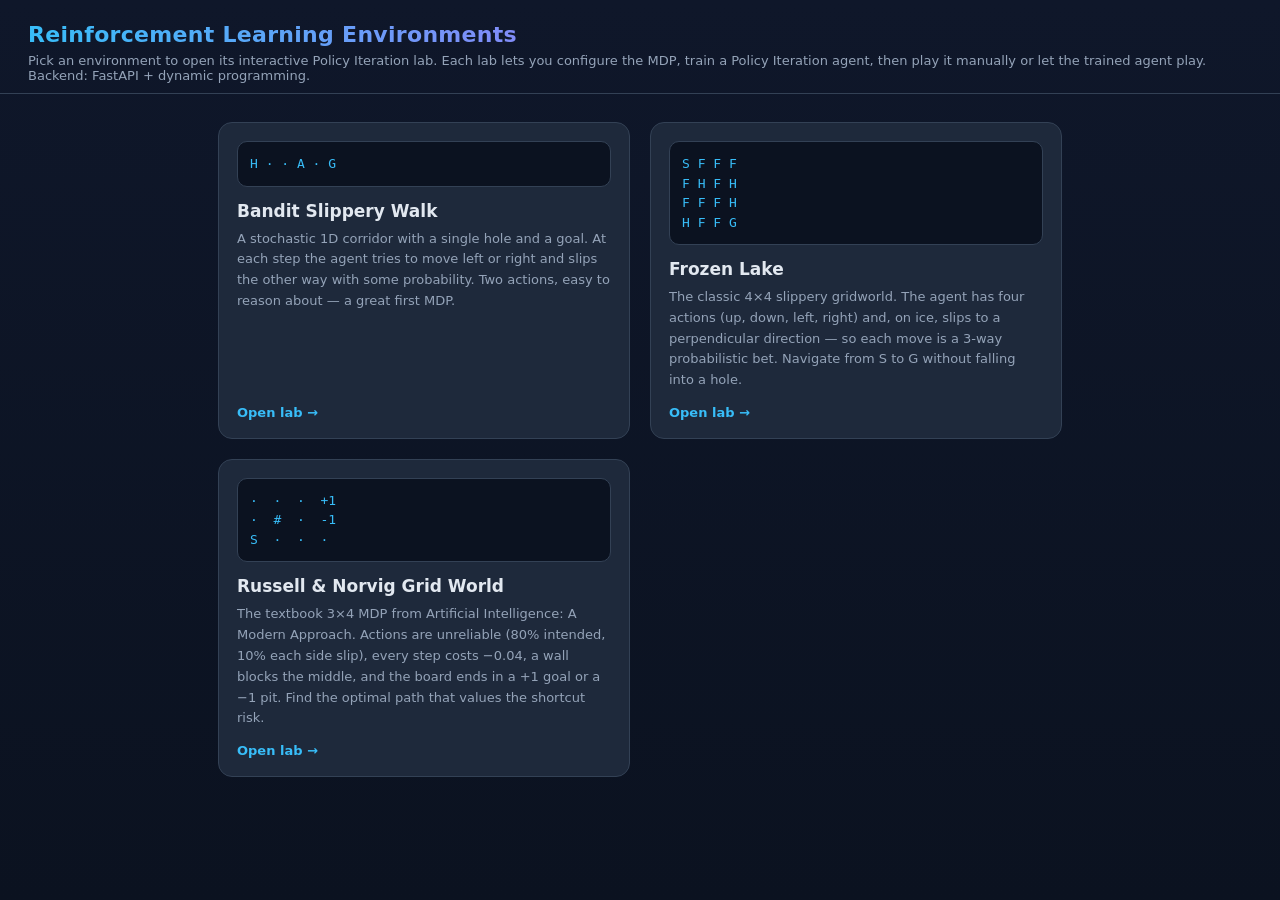
<file: frontend/index.html>
<!DOCTYPE html>
<html lang="en">
<head>
  <meta charset="UTF-8" />
  <meta name="viewport" content="width=device-width, initial-scale=1.0" />
  <title>RL Environments — Policy Iteration Lab</title>
  <link rel="stylesheet" href="style.css" />
</head>
<body>
  <header>
    <h1>Reinforcement Learning Environments</h1>
    <p class="subtitle">
      Pick an environment to open its interactive Policy Iteration lab. Each lab lets
      you configure the MDP, train a Policy Iteration agent, then play it manually or
      let the trained agent play. Backend: FastAPI + dynamic programming.
    </p>
  </header>

  <main class="home">
    <div class="env-grid">

      <a class="env-card" href="bandit_walk.html">
        <pre class="env-preview" aria-hidden="true">
H · · A · G</pre>
        <div class="env-body">
          <h2>Bandit Slippery Walk</h2>
          <p>
            A stochastic 1D corridor with a single hole and a goal. At each step the
            agent tries to move left or right and slips the other way with some
            probability. Two actions, easy to reason about — a great first MDP.
          </p>
        </div>
        <span class="env-cta">Open lab →</span>
      </a>

      <a class="env-card" href="frozen_lake.html">
        <pre class="env-preview" aria-hidden="true">
S F F F
F H F H
F F F H
H F F G</pre>
        <div class="env-body">
          <h2>Frozen Lake</h2>
          <p>
            The classic 4×4 slippery gridworld. The agent has four actions (up, down,
            left, right) and, on ice, slips to a perpendicular direction — so each move
            is a 3-way probabilistic bet. Navigate from S to G without falling into a
            hole.
          </p>
        </div>
        <span class="env-cta">Open lab →</span>
      </a>

      <a class="env-card" href="rn_gridworld.html">
        <pre class="env-preview" aria-hidden="true">
·  ·  ·  +1
·  #  ·  -1
S  ·  ·  ·</pre>
        <div class="env-body">
          <h2>Russell &amp; Norvig Grid World</h2>
          <p>
            The textbook 3×4 MDP from Artificial Intelligence: A Modern Approach.
            Actions are unreliable (80% intended, 10% each side slip), every step
            costs −0.04, a wall blocks the middle, and the board ends in a +1 goal
            or a −1 pit. Find the optimal path that values the shortcut risk.
          </p>
        </div>
        <span class="env-cta">Open lab →</span>
      </a>

    </div>
  </main>
</body>
</html>
</file>
<file: frontend/style.css>
:root {
  --bg: #0f172a;
  --panel: #1e293b;
  --panel-2: #0b1220;
  --line: #334155;
  --text: #e2e8f0;
  --muted: #94a3b8;
  --accent: #38bdf8;
  --accent-2: #818cf8;
  --ok: #34d399;
  --bad: #f87171;
  --goal: #fbbf24;
  --hole: #94a3b8;
  --warn: #facc15;
}

* { box-sizing: border-box; }

body {
  margin: 0;
  font-family: ui-sans-serif, system-ui, -apple-system, "Segoe UI", Roboto, sans-serif;
  background: linear-gradient(180deg, #0f172a, #0b1220);
  color: var(--text);
  min-height: 100vh;
}

header {
  padding: 22px 28px 10px;
  border-bottom: 1px solid var(--line);
}

header h1 {
  margin: 0 0 6px;
  font-size: 22px;
  letter-spacing: 0.3px;
  background: linear-gradient(90deg, var(--accent), var(--accent-2));
  -webkit-background-clip: text;
  background-clip: text;
  color: transparent;
  display: inline-block;
}

.subtitle { margin: 0; color: var(--muted); font-size: 13px; }

/* ---------------- layout ---------------- */
.layout {
  display: grid;
  grid-template-columns: 280px minmax(0, 1fr) 300px;
  gap: 18px;
  padding: 20px 28px;
  max-width: 1280px;
  margin: 0 auto;
  align-items: start;
}

@media (max-width: 1000px) {
  .layout { grid-template-columns: 1fr; }
}

.col { display: flex; flex-direction: column; gap: 18px; }

.card {
  background: var(--panel);
  border: 1px solid var(--line);
  border-radius: 12px;
  padding: 16px;
}

.card h2 {
  margin: 0 0 14px;
  font-size: 13px;
  text-transform: uppercase;
  letter-spacing: 0.8px;
  color: var(--muted);
}

/* ---------------- fields ---------------- */
.field { display: flex; flex-direction: column; gap: 5px; margin-bottom: 10px; }
.field span { font-size: 12px; color: var(--muted); }
.field b { color: var(--text); }

input[type="number"], input[type="text"] {
  width: 100%;
  background: var(--panel-2);
  border: 1px solid var(--line);
  color: var(--text);
  border-radius: 8px;
  padding: 8px 10px;
  font-size: 14px;
}

input[type="range"] { width: 100%; accent-color: var(--accent); }

.field-row {
  display: grid;
  grid-template-columns: 1fr 1fr;
  gap: 10px;
}

/* ---------------- buttons ---------------- */
button {
  cursor: pointer;
  border: none;
  border-radius: 8px;
  padding: 10px 14px;
  font-size: 14px;
  font-weight: 600;
  transition: transform 0.06s ease, opacity 0.15s ease, background 0.15s ease;
}

button:active { transform: translateY(1px); }

button:disabled { opacity: 0.4; cursor: not-allowed; }

button.primary {
  width: 100%;
  margin-top: 6px;
  background: linear-gradient(90deg, var(--accent), var(--accent-2));
  color: #0b1220;
}

button.ghost {
  width: 100%;
  margin-top: 10px;
  background: transparent;
  border: 1px solid var(--line);
  color: var(--text);
}

button.move {
  flex: 1;
  padding: 14px 10px;
  font-size: 15px;
  background: var(--panel-2);
  border: 1px solid var(--line);
  color: var(--text);
}

button.move:hover:not(:disabled) { border-color: var(--accent); color: var(--accent); }

/* ---------------- status ---------------- */
.status { font-size: 13px; color: var(--muted); line-height: 1.5; word-break: break-word; }
.status.ok { color: var(--ok); }
.error { font-size: 12px; color: var(--bad); margin-top: 6px; min-height: 16px; word-break: break-word; }
.log-card { min-height: 120px; }

/* ---------------- corridor ---------------- */
.corridor {
  display: flex;
  gap: 8px;
  flex-wrap: wrap;
  padding: 8px 0 4px;
}

.cell {
  width: var(--cell, 64px);
  min-height: calc(var(--cell, 64px) * 1.34);
  border-radius: 10px;
  border: 1px solid var(--line);
  background: var(--panel-2);
  display: flex;
  flex-direction: column;
  align-items: center;
  justify-content: space-between;
  padding: 8px 4px;
  position: relative;
  transition: box-shadow 0.15s ease, border-color 0.15s ease;
}

.cell .sid { font-size: 10px; color: var(--muted); }
.cell .mid { font-size: 22px; font-weight: 700; line-height: 1; }
.cell .prow { height: 14px; font-size: 13px; color: var(--accent); }

/* Boards of 6x6 and up (e.g. Frozen Lake 8x8): tighter cells, smaller text */
.grid.compact .cell { padding: 5px 2px; }
.grid.compact .cell .sid { font-size: 9px; }
.grid.compact .cell .mid { font-size: 17px; }
.grid.compact .cell.active .mid { font-size: 20px; }
.grid.compact .cell .prow { height: 12px; font-size: 10px; }
.grid.compact .cell .vvalue { font-size: 9px; height: 12px; }

.cell.goal { border-color: var(--goal); }
.cell.goal .mid { color: var(--goal); }
.cell.hole .mid { color: var(--hole); }

/* Russell & Norvig grid world: -1 pit and impassable wall */
.cell.pit { border-color: var(--bad); }
.cell.pit .mid { color: var(--bad); }

.cell.wall {
  background: repeating-linear-gradient(45deg, #1a2332, #1a2332 6px, #263449 6px, #263449 12px);
  border-color: #475569;
}
.cell.wall .mid { color: #64748b; }
.cell.wall .sid { color: #475569; }

.cell.active {
  border-color: var(--accent);
  box-shadow: 0 0 0 2px rgba(56, 189, 248, 0.35), 0 4px 14px rgba(56, 189, 248, 0.18);
}

.cell.active .mid { color: var(--accent); font-size: 26px; }

.cell .vvalue {
  font-size: 10px;
  color: var(--muted);
  height: 13px;
  font-variant-numeric: tabular-nums;
}

.legend {
  display: flex;
  gap: 16px;
  margin-top: 12px;
  font-size: 12px;
  color: var(--muted);
  flex-wrap: wrap;
}
.lg { display: inline-flex; align-items: center; gap: 5px; }
.lg::before { content: ""; width: 10px; height: 10px; border-radius: 3px; display: inline-block; box-sizing: border-box; }
.lg-start::before { background: var(--panel-2); border: 1px solid var(--accent); }
.lg-frozen::before { background: var(--panel-2); border: 1px solid var(--line); }
.lg-goal::before { background: var(--goal); }
.lg-hole::before { background: var(--hole); }
.lg-pit::before { background: var(--bad); }
.lg-wall::before {
  background: repeating-linear-gradient(45deg, #1a2332, #1a2332 2px, #263449 2px, #263449 4px);
  border: 1px solid #475569;
}
.lg-active::before { background: var(--accent); box-shadow: 0 0 0 2px rgba(56,189,248,.3); }
.lg-arrow::before { background: transparent; }

/* ---------------- chart ---------------- */
.chart-wrap { position: relative; height: 240px; }
.chart-wrap-sm { position: relative; height: 150px; }
#valueChart { width: 100% !important; height: 100% !important; }
#successChart { width: 100% !important; height: 100% !important; }
#chartFallback { font-size: 13px; color: var(--muted); line-height: 1.6; font-variant-numeric: tabular-nums; }
.hidden { display: none; }

/* ---------------- play ---------------- */
.mode-toggle {
  display: grid;
  grid-template-columns: 1fr 1fr;
  gap: 8px;
  margin-bottom: 14px;
}

.mode input { display: none; }

.mode span {
  display: block;
  text-align: center;
  padding: 10px;
  border-radius: 8px;
  border: 1px solid var(--line);
  font-size: 14px;
  cursor: pointer;
  color: var(--muted);
}

.mode input:checked + span {
  border-color: var(--accent);
  color: var(--accent);
  background: rgba(56, 189, 248, 0.08);
}

.ai-controls { margin-bottom: 12px; }

.manual-controls {
  display: flex;
  gap: 8px;
}

.stats {
  display: grid;
  grid-template-columns: 1fr 1fr;
  gap: 10px;
  margin-top: 14px;
}

.stat {
  background: var(--panel-2);
  border: 1px solid var(--line);
  border-radius: 10px;
  padding: 10px;
}

.stat span { display: block; font-size: 11px; color: var(--muted); text-transform: uppercase; letter-spacing: .5px; }
.stat b { font-size: 16px; font-variant-numeric: tabular-nums; }

.stat.result-done .ok { color: var(--ok); }
.stat.result-done .bad { color: var(--bad); }

/* ---------------- sessions + move log ---------------- */
select {
  width: 100%;
  background: var(--panel-2);
  border: 1px solid var(--line);
  color: var(--text);
  border-radius: 8px;
  padding: 8px 10px;
  font-size: 14px;
}

select:disabled { opacity: 0.4; }

.session-meta {
  display: flex;
  align-items: center;
  justify-content: space-between;
  gap: 8px;
  margin-top: 8px;
}

.session-meta button {
  width: auto;
  margin: 0;
  padding: 6px 10px;
  font-size: 12px;
}

#sessionStatus { font-size: 12px; color: var(--muted); min-height: 16px; }
#sessionStatus.ok { color: var(--ok); }
#sessionStatus.bad { color: var(--bad); }

.key-hint { margin: 8px 0 0; font-size: 11px; color: var(--muted); }

.lastmove {
  margin-top: 12px;
  min-height: 22px;
  font-size: 13px;
  color: var(--accent);
  border: 1px dashed var(--line);
  border-radius: 8px;
  padding: 7px 10px;
  background: rgba(56, 189, 248, 0.05);
}

.lastmove.slip { color: var(--warn); border-color: rgba(250, 204, 21, 0.4); }
.lastmove.bounce { color: var(--bad); border-color: rgba(248, 113, 113, 0.4); }
.lastmove.ok { color: var(--ok); border-color: rgba(52, 211, 153, 0.4); }

/* ---------------- model card ---------------- */
.modelcard {
  display: grid;
  grid-template-columns: 140px minmax(0, 1fr);
  gap: 4px 12px;
  font-size: 13px;
}

.modelcard .mc-label {
  color: var(--muted);
  text-transform: uppercase;
  font-size: 11px;
  letter-spacing: 0.4px;
  align-self: center;
}

.modelcard .mc-value {
  color: var(--text);
  word-break: break-word;
  font-variant-numeric: tabular-nums;
}

.modelcard .mc-value.empty { color: var(--muted); font-style: italic; }
.modelcard .mc-value.ok { color: var(--ok); }

/* ---------------- back to main page button ---------------- */
.home-btn {
  display: inline-block;
  margin-bottom: 10px;
  padding: 8px 14px;
  font-size: 13px;
  font-weight: 600;
  color: var(--text);
  background: var(--panel-2);
  border: 1px solid var(--line);
  border-radius: 8px;
  text-decoration: none;
  transition: border-color 0.15s ease, color 0.15s ease;
}
.home-btn:hover { border-color: var(--accent); color: var(--accent); }

/* ---------------- home / environment chooser ---------------- */
.home {
  max-width: 900px;
  margin: 0 auto;
  padding: 28px;
}

.env-grid {
  display: grid;
  grid-template-columns: repeat(auto-fit, minmax(280px, 1fr));
  gap: 20px;
}

.env-card {
  display: flex;
  flex-direction: column;
  background: var(--panel);
  border: 1px solid var(--line);
  border-radius: 14px;
  padding: 18px;
  text-decoration: none;
  color: var(--text);
  transition: transform 0.08s ease, border-color 0.15s ease, box-shadow 0.15s ease;
}

.env-card:hover {
  transform: translateY(-3px);
  border-color: var(--accent);
  box-shadow: 0 8px 24px rgba(56, 189, 248, 0.15);
}

.env-preview {
  margin: 0 0 14px;
  padding: 12px;
  background: var(--panel-2);
  border: 1px solid var(--line);
  border-radius: 10px;
  color: var(--accent);
  font-size: 13px;
  line-height: 1.5;
  font-family: ui-monospace, SFMono-Regular, Menlo, Consolas, monospace;
  white-space: pre;
  overflow-x: auto;
}

.env-body { flex: 1; }

.env-body h2 { margin: 0 0 8px; font-size: 17px; color: var(--text); }

.env-body p {
  margin: 0 0 14px;
  font-size: 13px;
  color: var(--muted);
  line-height: 1.6;
}

.env-cta { font-size: 13px; font-weight: 600; color: var(--accent); }

/* ---------------- grid (frozen lake) ---------------- */
.grid {
  display: grid;
  gap: 8px;
  padding: 8px 0 4px;
  justify-content: start;
}

/* ---------------- dpad (4-way play) ---------------- */
.dpad {
  display: grid;
  grid-template-columns: repeat(3, 1fr);
  grid-template-rows: repeat(2, auto);
  gap: 8px;
  margin-bottom: 4px;
}

#upBtn    { grid-column: 2; grid-row: 1; }
#leftBtn  { grid-column: 1; grid-row: 2; }
#downBtn  { grid-column: 2; grid-row: 2; }
#rightBtn { grid-column: 3; grid-row: 2; }
</file>
